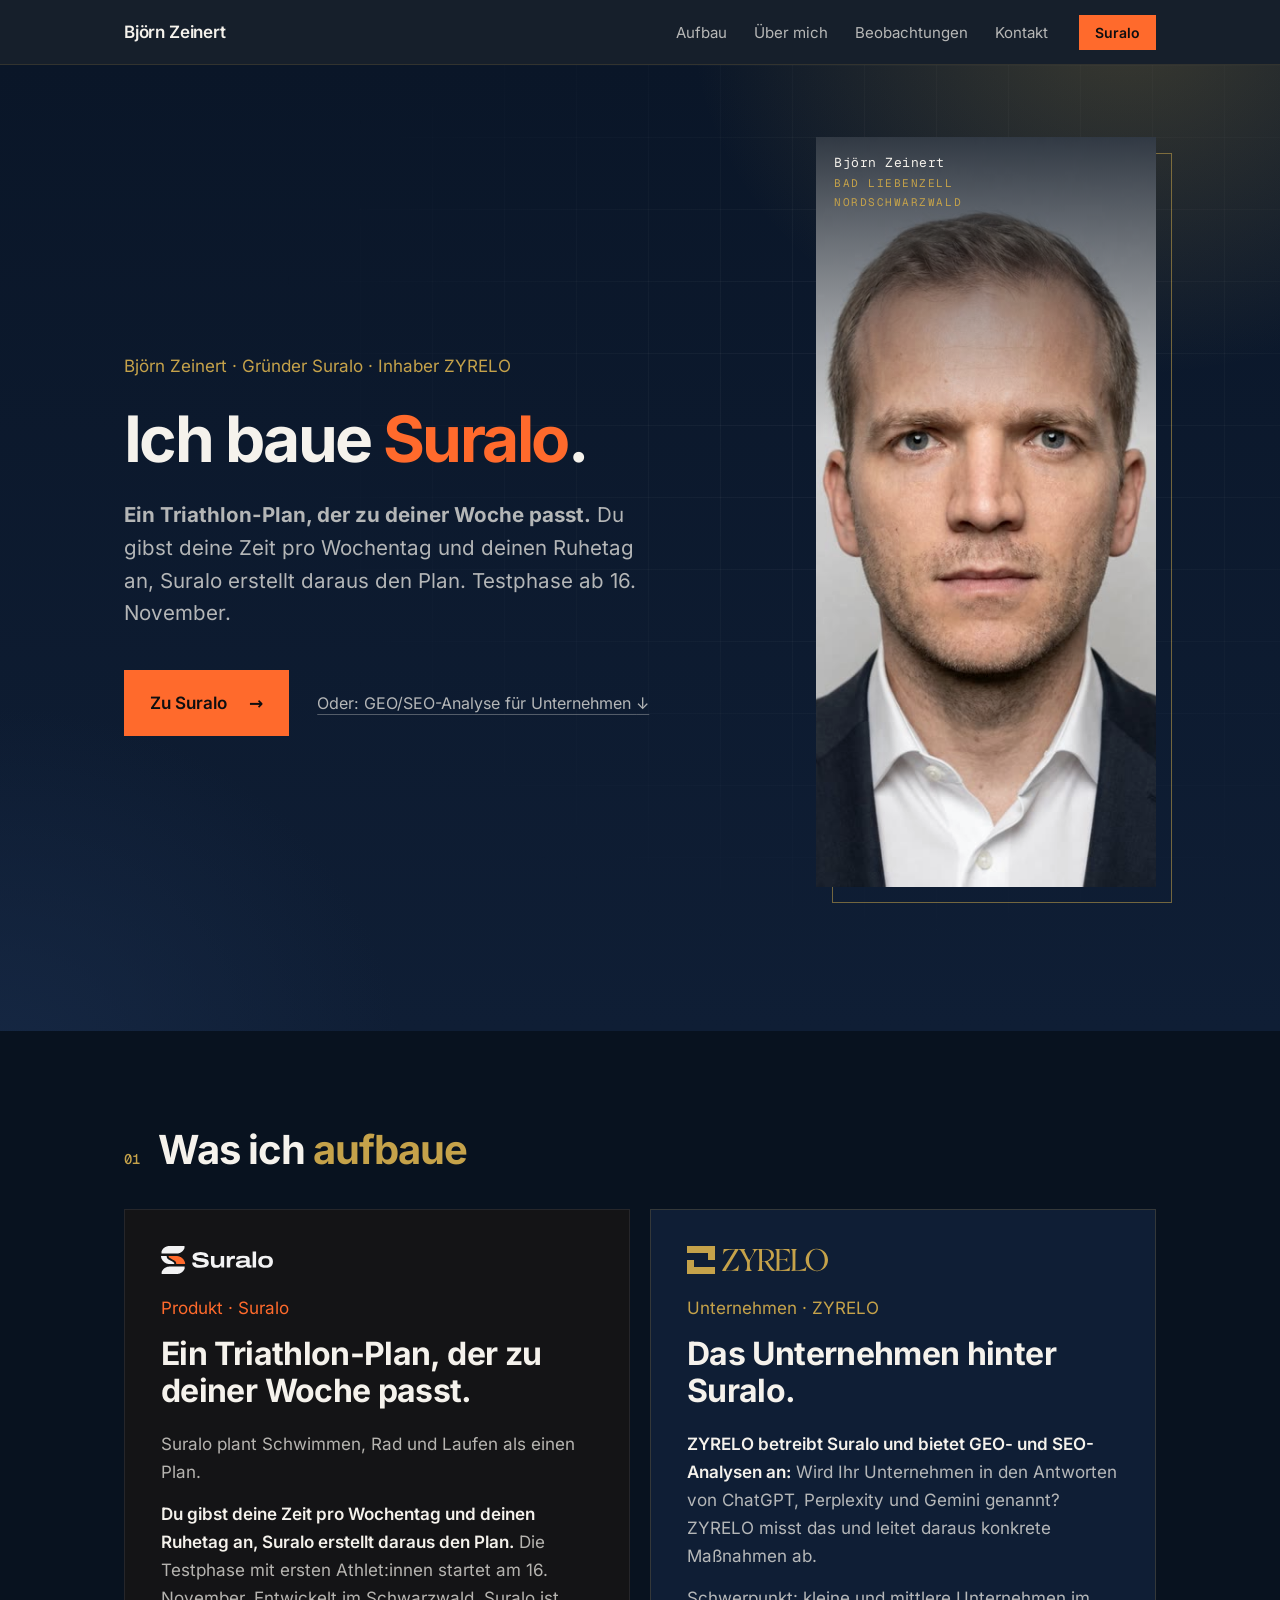
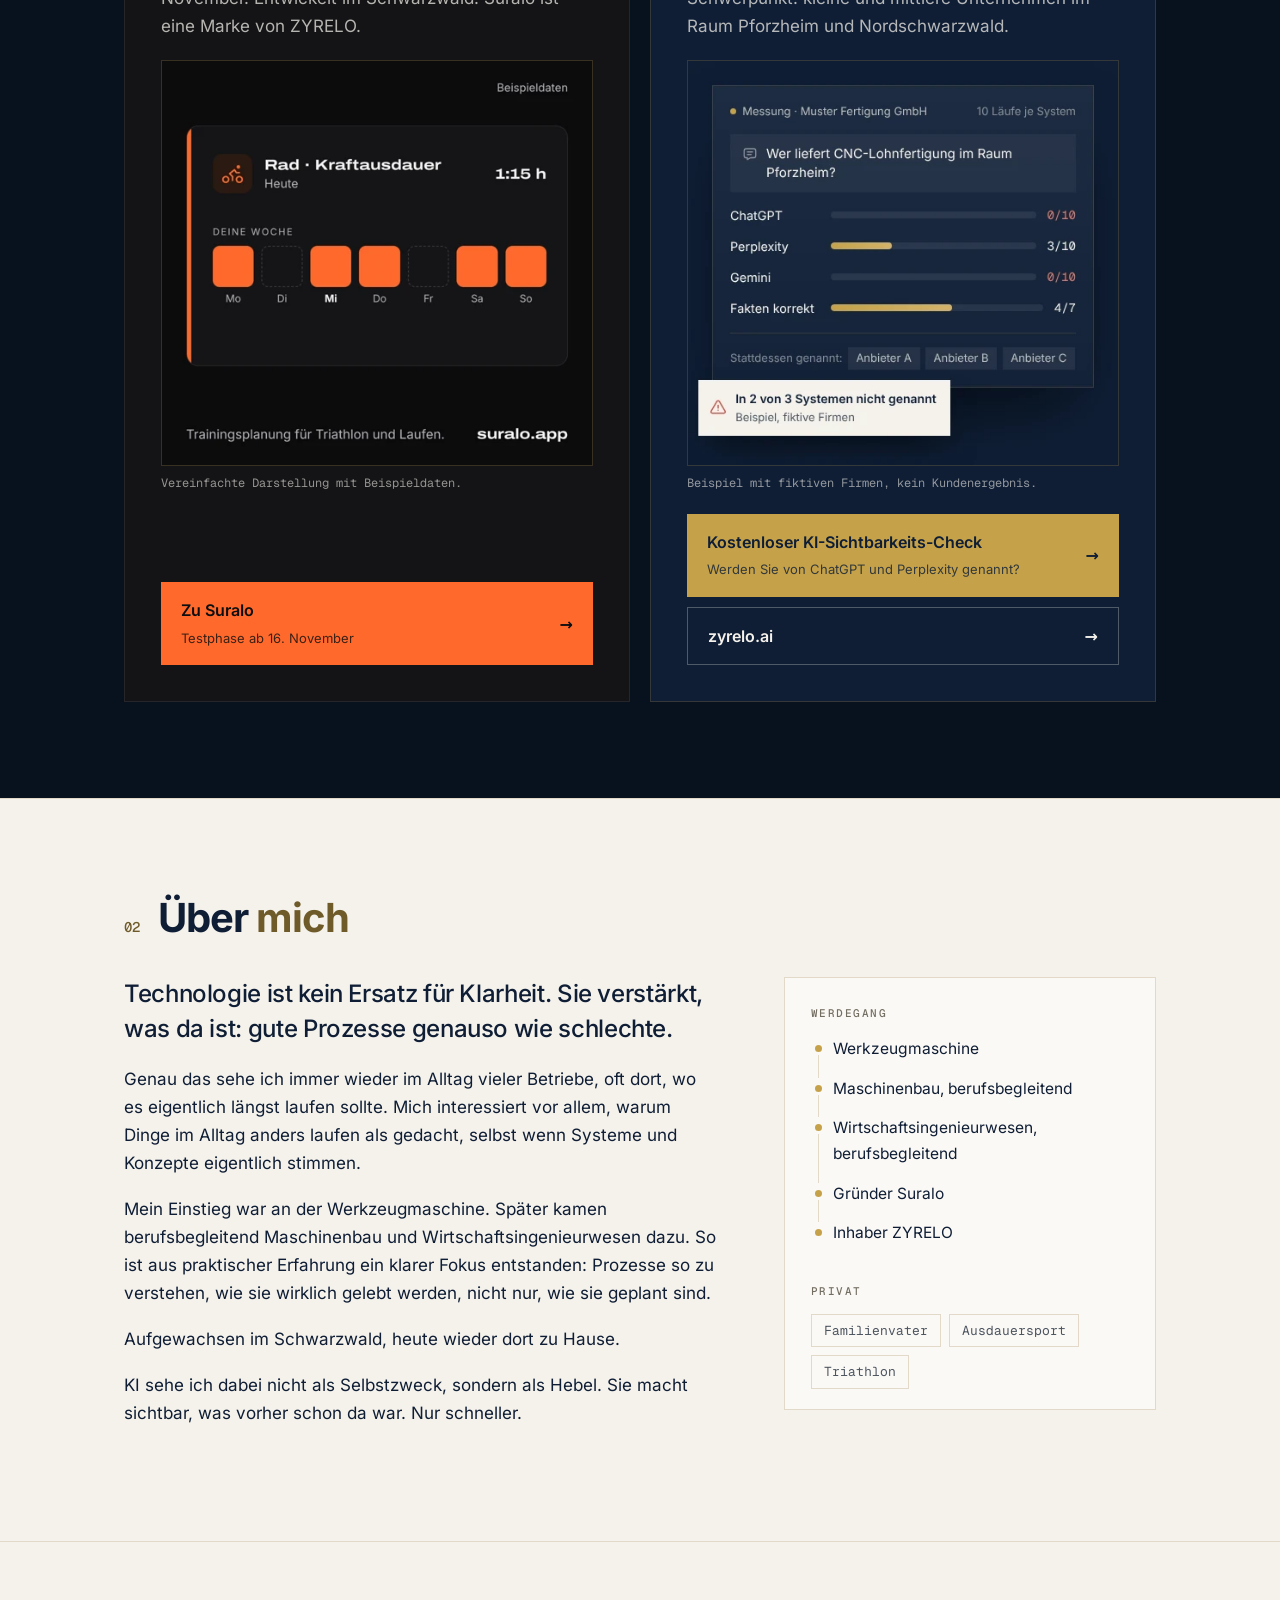
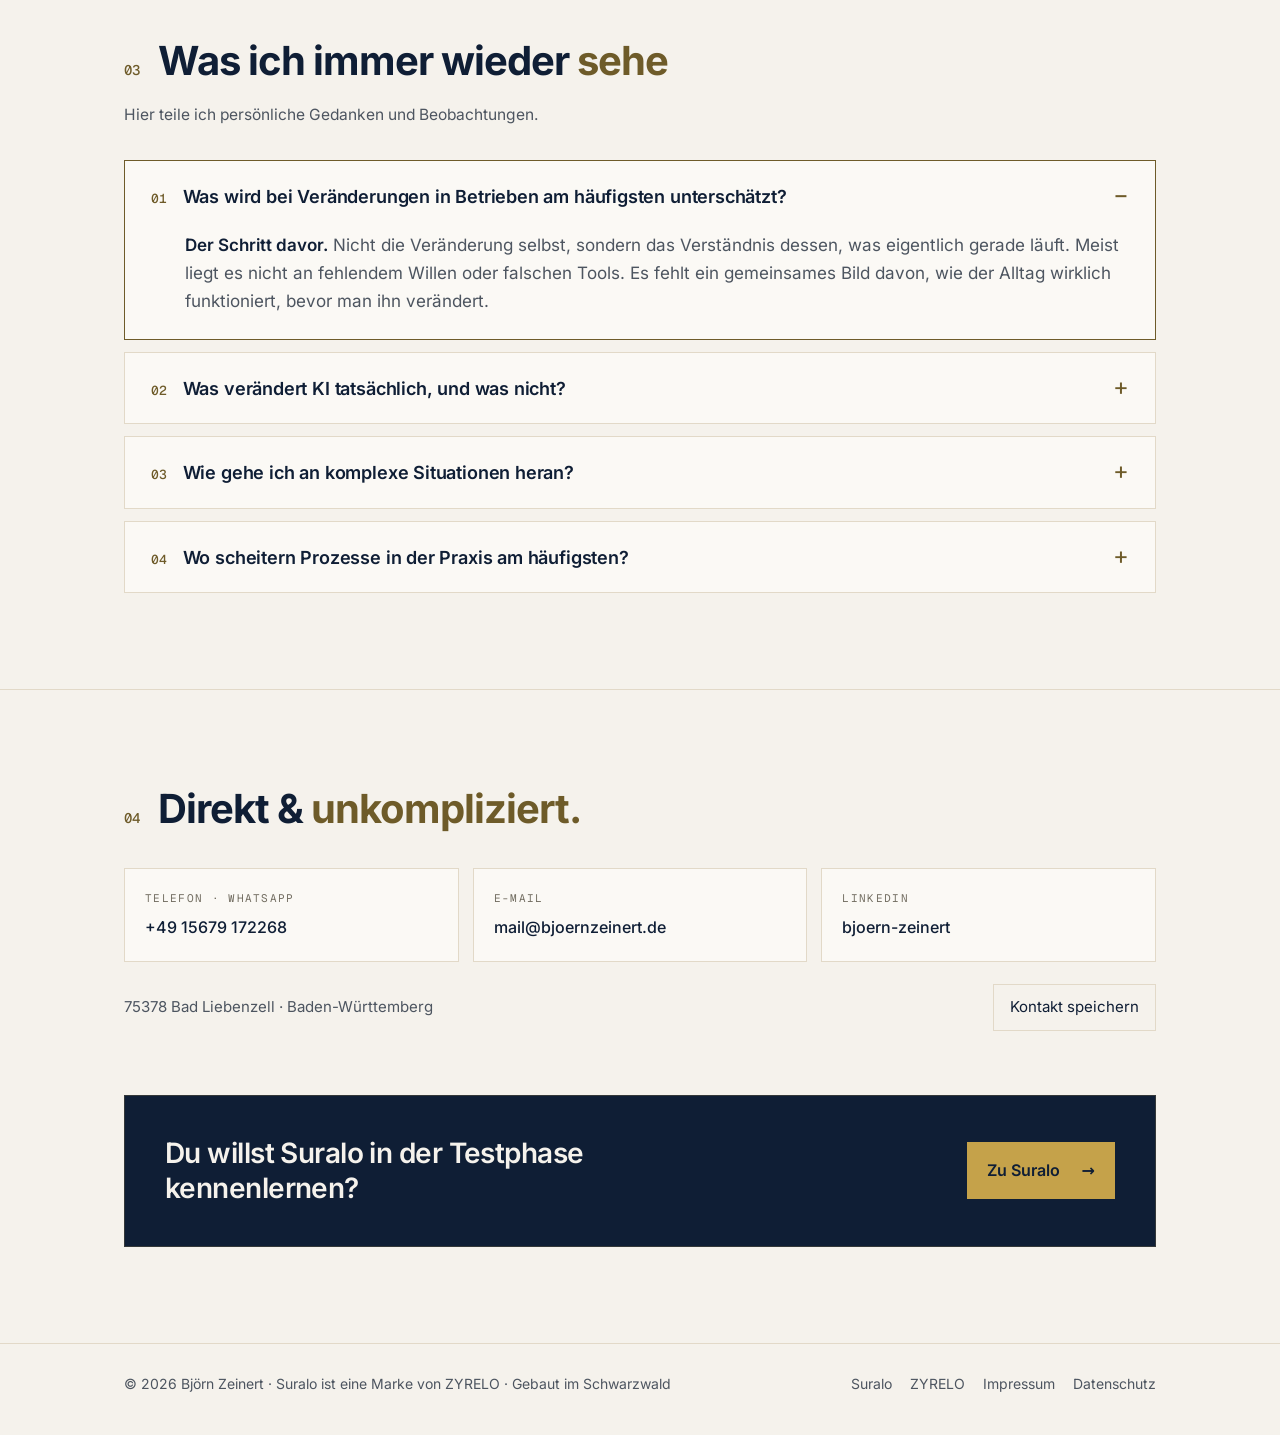
<file: index.html>
<!doctype html>
<html lang="de">
<head>
<meta charset="utf-8">
<meta name="viewport" content="width=device-width, initial-scale=1">
<title>Björn Zeinert · Prozesse, Menschen, Technologie · Bad Liebenzell</title>
<meta name="description" content="Björn Zeinert aus Bad Liebenzell: Prozesse, Menschen, Technologie. Gründer von Suralo (Trainingsplanung für Triathlon und Laufen) und Inhaber von ZYRELO (GEO/SEO-Analysen für den Mittelstand).">
<link rel="canonical" href="https://about.bjoernzeinert.de/">
<link rel="preload" href="/fonts/inter-latin-var.woff2" as="font" type="font/woff2" crossorigin>
<meta property="og:type" content="profile">
<meta property="og:title" content="Björn Zeinert · Prozesse, Menschen, Technologie">
<meta property="og:description" content="Persönliche Seite von Björn Zeinert, Bad Liebenzell. Gründer von Suralo und Inhaber von ZYRELO.">
<meta property="og:url" content="https://about.bjoernzeinert.de/">
<meta property="og:image" content="https://about.bjoernzeinert.de/portrait.jpg">
<meta name="theme-color" content="#F5F2EC" media="(prefers-color-scheme: light)">
<meta name="theme-color" content="#0A1628" media="(prefers-color-scheme: dark)">
<script type="application/ld+json">
{
  "@context": "https://schema.org",
  "@type": "Person",
  "@id": "https://about.bjoernzeinert.de/#person",
  "name": "Björn Zeinert",
  "url": "https://about.bjoernzeinert.de/",
  "image": "https://about.bjoernzeinert.de/portrait.jpg",
  "jobTitle": "Gründer Suralo, Inhaber ZYRELO",
  "address": {
    "@type": "PostalAddress",
    "addressLocality": "Bad Liebenzell",
    "postalCode": "75378",
    "addressRegion": "Baden-Württemberg",
    "addressCountry": "DE"
  },
  "worksFor": {
    "@type": "Organization",
    "name": "ZYRELO",
    "url": "https://zyrelo.ai",
    "description": "ZYRELO ist das Unternehmen hinter Suralo, der Trainingsplanung für Triathlon und Laufen, und bietet GEO- und SEO-Analysen für Unternehmen im Raum Pforzheim und Nordschwarzwald an."
  },
  "knowsAbout": ["Trainingsplanung", "Triathlon", "KI-Sichtbarkeit", "Generative Engine Optimization", "SEO"],
  "sameAs": [
    "https://www.linkedin.com/in/bjoern-zeinert",
    "https://zyrelo.ai",
    "https://suralo.app"
  ]
}
</script>
<script>document.documentElement.classList.add("js")</script>
<link rel="stylesheet" href="/assets/site.css">
<link rel="stylesheet" href="/assets/home.css">
</head>
<body>
<a class="skip" href="#inhalt">Zum Inhalt springen</a>

<header class="top">
  <div class="wrap">
    <a class="brand" href="/">Björn Zeinert</a>
    <nav aria-label="Hauptnavigation">
      <a class="hide-sm" href="/#projekte">Aufbau</a>
      <a class="hide-sm" href="/#ueber">Über mich</a>
      <a class="hide-sm" href="/#beobachtungen">Beobachtungen</a>
      <a class="hide-sm" href="/#kontakt">Kontakt</a>
      <a class="nav-cta nav-sur" href="https://suralo.app/?utm_source=about&amp;utm_medium=landing&amp;utm_content=header">Suralo</a>
    </nav>
  </div>
</header>

<main id="inhalt">
  <div class="hero" id="top">
    <div class="wrap hero-grid">
      <div class="hero-copy">
        <p class="eyebrow rv">Björn Zeinert · Gründer Suralo · Inhaber ZYRELO</p>
        <h1 class="rv">Ich baue <em class="sur">Suralo</em>.</h1>
        <p class="lede rv"><strong>Ein Triathlon-Plan, der zu deiner Woche passt.</strong> Du gibst deine Zeit pro Wochentag und deinen Ruhetag an, Suralo erstellt daraus den Plan. Testphase ab 16. November.</p>
        <div class="cta-row rv">
          <a class="btn btn-gold btn-sur" href="https://suralo.app/?utm_source=about&amp;utm_medium=landing&amp;utm_content=hero"><span>Zu Suralo</span><span class="arr" aria-hidden="true">→</span></a>
          <a class="link-quiet" href="#zyrelo">Oder: GEO/SEO-Analyse für Unternehmen <span aria-hidden="true">↓</span></a>
        </div>
      </div>
      <div class="visual rv">
        <figure class="portrait">
          <img src="portrait.jpg" alt="Björn Zeinert" width="600" height="750" fetchpriority="high">
          <figcaption>Björn Zeinert<br><span>Bad Liebenzell<br>Nordschwarzwald</span></figcaption>
        </figure>
      </div>
    </div>
  </div>

  <section id="projekte" class="band">
    <div class="wrap">
      <div class="sec-head rv"><span class="sec-num">01</span><h2>Was ich <em>aufbaue</em></h2></div>
      <div class="projects">
        <article class="project project-suralo rv" id="suralo">
          <div class="p-head">
            <img class="logo" src="img/suralo-logo-dunkel.svg" alt="Suralo" width="113" height="28">
            <p class="eyebrow">Produkt · Suralo</p>
            <h3>Ein Triathlon-Plan, der zu deiner Woche passt.</h3>
          </div>
          <div class="p-text">
            <p>Suralo plant Schwimmen, Rad und Laufen als einen Plan.</p>
            <p><strong>Du gibst deine Zeit pro Wochentag und deinen Ruhetag an, Suralo erstellt daraus den Plan.</strong> Die Testphase mit ersten Athlet:innen startet am 16. November. Entwickelt im Schwarzwald. Suralo ist eine Marke von ZYRELO.</p>
          </div>
          <figure class="shot">
            <img src="img/suralo-karte-woche-500.webp" srcset="img/suralo-karte-woche-500.webp 500w, img/suralo-karte-woche-1000.webp 1000w" sizes="(min-width:900px) 460px, 90vw" width="1000" height="940" loading="lazy" alt="Suralo, Karte Einheit des Tages und Wochenübersicht mit Ruhetagen; Beispieldaten">
            <figcaption>Vereinfachte Darstellung mit Beispieldaten.</figcaption>
          </figure>
          <div class="btns">
            <a class="btn btn-primary" href="https://suralo.app/?utm_source=about&amp;utm_medium=landing&amp;utm_content=projektkarte"><span>Zu Suralo<br><small>Testphase ab 16. November</small></span><span aria-hidden="true">→</span></a>
          </div>
        </article>
        <article class="project project-zyrelo rv" id="zyrelo">
          <div class="p-head">
            <img class="logo" src="img/zyrelo-lockup-gold-dunkelgrund.svg" alt="ZYRELO" width="141" height="28">
            <p class="eyebrow">Unternehmen · ZYRELO</p>
            <h3>Das Unternehmen hinter Suralo.</h3>
          </div>
          <div class="p-text">
            <p><strong>ZYRELO betreibt Suralo und bietet GEO- und SEO-Analysen an:</strong> Wird Ihr Unternehmen in den Antworten von ChatGPT, Perplexity und Gemini genannt? ZYRELO misst das und leitet daraus konkrete Maßnahmen ab.</p>
            <p>Schwerpunkt: kleine und mittlere Unternehmen im Raum Pforzheim und Nordschwarzwald.</p>
          </div>
          <figure class="shot">
            <img src="img/zyrelo-messkarte-beispiel-dunkel-500.webp" srcset="img/zyrelo-messkarte-beispiel-dunkel-500.webp 500w, img/zyrelo-messkarte-beispiel-dunkel-1000.webp 1000w" sizes="(min-width:900px) 460px, 90vw" width="1000" height="940" loading="lazy" alt="Beispiel-Messung Muster Fertigung GmbH: ChatGPT 0/10, Perplexity 3/10, Gemini 0/10; Beispiel, fiktive Firmen">
            <figcaption>Beispiel mit fiktiven Firmen, kein Kundenergebnis.</figcaption>
          </figure>
          <div class="btns">
            <a class="btn btn-primary" href="https://zyrelo.ai/check/?utm_source=about&amp;utm_medium=landing&amp;utm_content=projektkarte"><span>Kostenloser KI-Sichtbarkeits-Check<br><small>Werden Sie von ChatGPT und Perplexity genannt?</small></span><span aria-hidden="true">→</span></a>
            <a class="btn btn-ghost" href="https://zyrelo.ai/?utm_source=about&amp;utm_medium=landing&amp;utm_content=projektkarte">zyrelo.ai <span aria-hidden="true">→</span></a>
          </div>
        </article>
      </div>
    </div>
  </section>

  <section id="ueber">
    <div class="wrap">
      <div class="sec-head rv"><span class="sec-num">02</span><h2>Über <em>mich</em></h2></div>
      <div class="about">
        <div class="about-text rv">
          <p class="lead">Technologie ist kein Ersatz für Klarheit. Sie verstärkt, was da ist: gute Prozesse genauso wie schlechte.</p>
          <p>Genau das sehe ich immer wieder im Alltag vieler Betriebe, oft dort, wo es eigentlich längst laufen sollte. Mich interessiert vor allem, warum Dinge im Alltag anders laufen als gedacht, selbst wenn Systeme und Konzepte eigentlich stimmen.</p>
          <p>Mein Einstieg war an der Werkzeugmaschine. Später kamen berufsbegleitend Maschinenbau und Wirtschaftsingenieurwesen dazu. So ist aus praktischer Erfahrung ein klarer Fokus entstanden: Prozesse so zu verstehen, wie sie wirklich gelebt werden, nicht nur, wie sie geplant sind.</p>
          <p>Aufgewachsen im Schwarzwald, heute wieder dort zu Hause.</p>
          <p>KI sehe ich dabei nicht als Selbstzweck, sondern als Hebel. Sie macht sichtbar, was vorher schon da war. Nur schneller.</p>
        </div>
        <aside class="facts rv" aria-label="Kurzprofil">
          <h3>Werdegang</h3>
          <ul class="path">
            <li>Werkzeugmaschine</li>
            <li>Maschinenbau, berufsbegleitend</li>
            <li>Wirtschaftsingenieurwesen, berufsbegleitend</li>
            <li>Gründer Suralo</li>
            <li>Inhaber ZYRELO</li>
          </ul>
          <h3>Privat</h3>
          <ul class="tags"><li>Familienvater</li><li>Ausdauersport</li><li>Triathlon</li></ul>
        </aside>
      </div>
    </div>
  </section>

  <section id="beobachtungen">
    <div class="wrap">
      <div class="sec-head rv"><span class="sec-num">03</span><h2>Was ich immer wieder <em>sehe</em></h2></div>
      <p class="intro-note rv">Hier teile ich persönliche Gedanken und Beobachtungen.</p>
      <div class="obs rv">
        <details open>
          <summary><span class="n">01</span><span>Was wird bei Veränderungen in Betrieben am häufigsten unterschätzt?</span></summary>
          <p><b>Der Schritt davor.</b> Nicht die Veränderung selbst, sondern das Verständnis dessen, was eigentlich gerade läuft. Meist liegt es nicht an fehlendem Willen oder falschen Tools. Es fehlt ein gemeinsames Bild davon, wie der Alltag wirklich funktioniert, bevor man ihn verändert.</p>
        </details>
        <details>
          <summary><span class="n">02</span><span>Was verändert KI tatsächlich, und was nicht?</span></summary>
          <p>Interessant wird es dort, wo KI auf klare Abläufe trifft. Dann kann sie wirklich beschleunigen. Wo Unklarheit herrscht, macht sie diese sichtbarer, nicht kleiner. <b>Was sich nicht verändert:</b> die Notwendigkeit zu verstehen, warum etwas so läuft, wie es läuft.</p>
        </details>
        <details>
          <summary><span class="n">03</span><span>Wie gehe ich an komplexe Situationen heran?</span></summary>
          <p>Ich fange mit dem an, was ich beobachte, nicht mit dem, was erklärt wird. Beides ist wertvoll, aber es ist selten dasselbe. <b>Komplexität löst sich oft nicht durch mehr Analyse,</b> sondern durch das richtige Bild der Realität.</p>
        </details>
        <details>
          <summary><span class="n">04</span><span>Wo scheitern Prozesse in der Praxis am häufigsten?</span></summary>
          <p>Meist nicht dort, wo man sucht. Auf dem Papier stimmt vieles: Verantwortlichkeiten, Systeme, Abläufe. Im Betrieb laufen dieselben Dinge dann trotzdem anders. <b>Der Abstand zwischen geplantem und gelebtem Prozess</b> ist fast immer größer als gedacht.</p>
        </details>
      </div>
      
    </div>
  </section>

  <section id="kontakt">
    <div class="wrap">
      <div class="sec-head rv"><span class="sec-num">04</span><h2>Direkt &amp; <em>unkompliziert.</em></h2></div>
      <div class="contact-grid">
        <a class="c" href="tel:+4915679172268"><span>Telefon · WhatsApp</span><b>+49 15679 172268</b></a>
        <a class="c" href="mailto:mail@bjoernzeinert.de"><span>E-Mail</span><b>mail@bjoernzeinert.de</b></a>
        <a class="c" href="https://www.linkedin.com/in/bjoern-zeinert"><span>LinkedIn</span><b>bjoern-zeinert</b></a>
      </div>
      <div class="contact-foot">
        <span>75378 Bad Liebenzell · Baden-Württemberg</span>
        <button class="vcard" type="button" id="vcard">Kontakt speichern</button>
      </div>
      <div class="end-cta rv">
        <p>Du willst Suralo in der Testphase kennenlernen?</p>
        <a class="btn btn-solid" href="https://suralo.app/?utm_source=about&amp;utm_medium=landing&amp;utm_content=ende"><span>Zu Suralo</span><span class="arr" aria-hidden="true">→</span></a>
      </div>
    </div>
  </section>
</main>

<footer>
  <div class="wrap">
    <span>© <span id="y">2026</span> Björn Zeinert · Suralo ist eine Marke von ZYRELO · Gebaut im Schwarzwald</span>
    <span><a href="https://suralo.app">Suralo</a><a href="https://zyrelo.ai">ZYRELO</a><a href="/impressum.html">Impressum</a><a href="/datenschutz.html">Datenschutz</a></span>
  </div>
</footer>

<script>
document.getElementById('y').textContent = new Date().getFullYear();
document.getElementById('vcard').addEventListener('click', function () {
  var v = [
    'BEGIN:VCARD','VERSION:3.0',
    'N:Zeinert;Björn;;;','FN:Björn Zeinert',
    'TEL;TYPE=CELL:+4915679172268',
    'EMAIL;TYPE=INTERNET:mail@bjoernzeinert.de',
    'ADR;TYPE=HOME:;;;Bad Liebenzell;Baden-Württemberg;75378;Deutschland',
    'URL:https://about.bjoernzeinert.de/',
    'X-SOCIALPROFILE;TYPE=linkedin:https://www.linkedin.com/in/bjoern-zeinert',
    'END:VCARD'
  ].join('\r\n');
  var a = document.createElement('a');
  a.href = URL.createObjectURL(new Blob([v], {type: 'text/vcard;charset=utf-8'}));
  a.download = 'bjoern-zeinert.vcf';
  document.body.appendChild(a); a.click(); a.remove();
});
</script>
<script>
(function(){
  var els=[].slice.call(document.querySelectorAll('.rv'));
  if(!('IntersectionObserver' in window)){els.forEach(function(e){e.classList.add('in')});return;}
  var io=new IntersectionObserver(function(entries){
    entries.forEach(function(en){ if(en.isIntersecting){ en.target.classList.add('in'); io.unobserve(en.target);} });
  },{rootMargin:'0px 0px -8% 0px',threshold:0.08});
  els.forEach(function(e,i){ e.style.transitionDelay=((i%4)*70)+'ms'; io.observe(e); });
})();
</script>
</body>
</html>
</file>
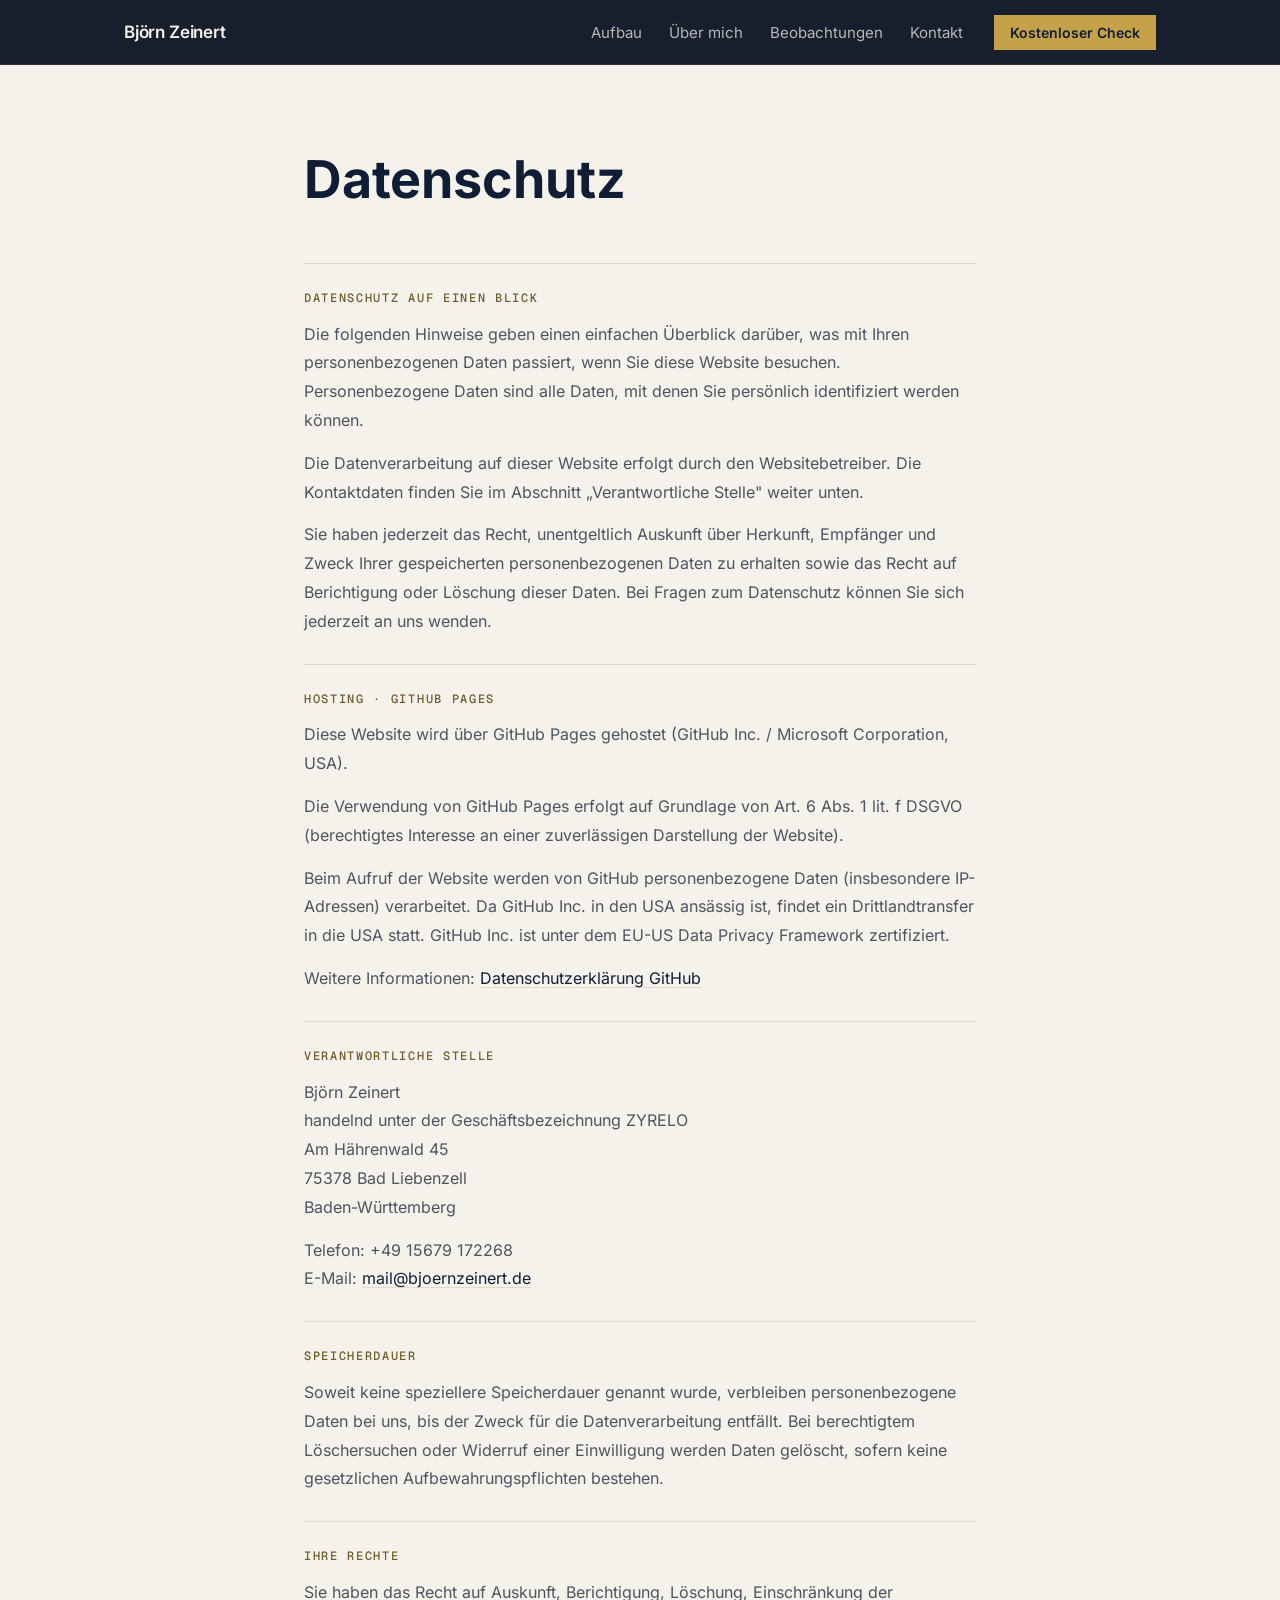
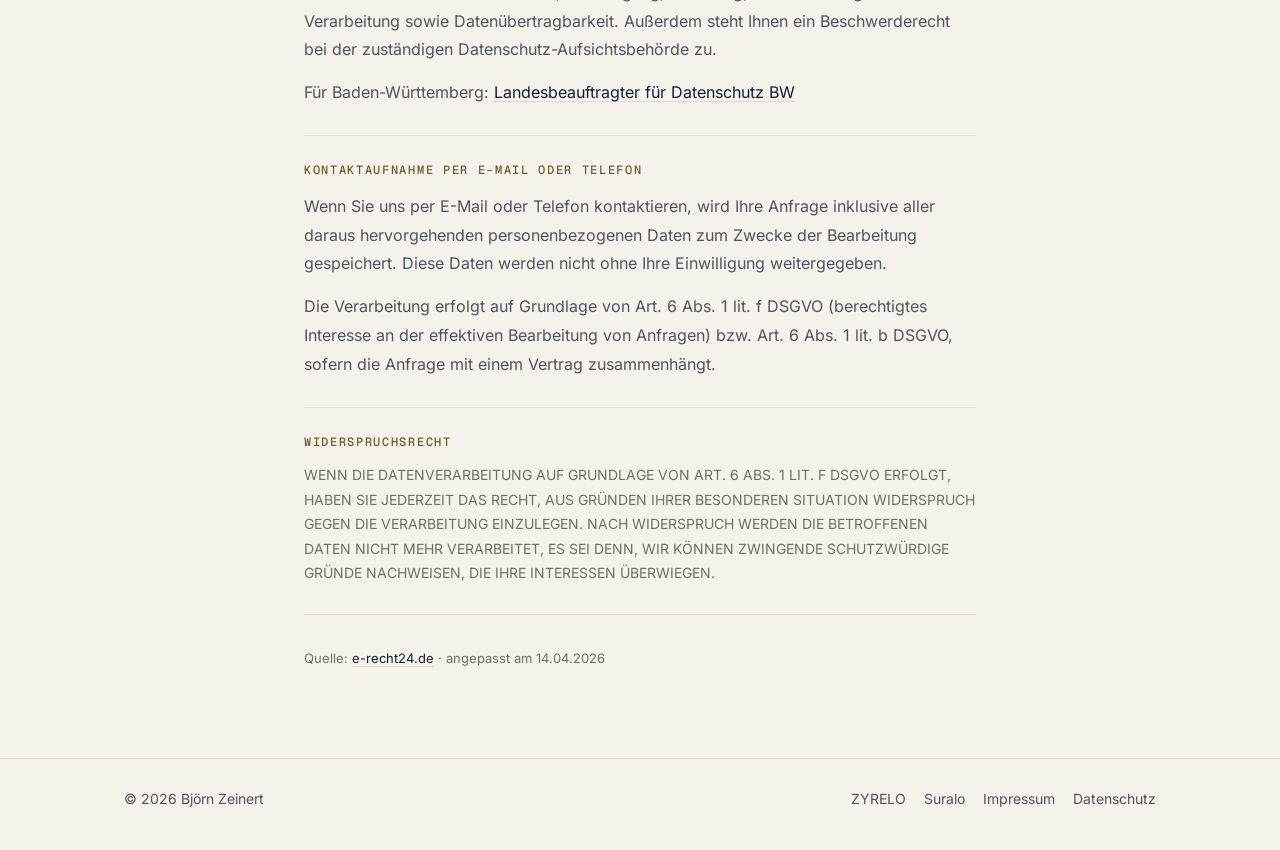
<file: datenschutz.html>
<!doctype html>
<html lang="de">
<head>
<meta charset="utf-8">
<meta name="viewport" content="width=device-width, initial-scale=1">
<title>Datenschutz · Björn Zeinert</title>
<meta name="description" content="Datenschutzerklärung der Website about.bjoernzeinert.de.">
<link rel="canonical" href="https://about.bjoernzeinert.de/datenschutz.html">
<meta name="theme-color" content="#F5F2EC" media="(prefers-color-scheme: light)">
<meta name="theme-color" content="#0A1628" media="(prefers-color-scheme: dark)">
<link rel="preload" href="/fonts/inter-latin-var.woff2" as="font" type="font/woff2" crossorigin>
<link rel="stylesheet" href="/assets/site.css">
<link rel="stylesheet" href="/assets/legal.css">
</head>
<body>
<a class="skip" href="#inhalt">Zum Inhalt springen</a>

<header class="top">
  <div class="wrap">
    <a class="brand" href="/">Björn Zeinert</a>
    <nav aria-label="Hauptnavigation">
      <a class="hide-sm" href="/#projekte">Aufbau</a>
      <a class="hide-sm" href="/#ueber">Über mich</a>
      <a class="hide-sm" href="/#beobachtungen">Beobachtungen</a>
      <a class="hide-sm" href="/#kontakt">Kontakt</a>
      <a class="nav-cta" href="https://zyrelo.ai/check/?utm_source=about&amp;utm_medium=landing&amp;utm_content=header">Kostenloser Check</a>
    </nav>
  </div>
</header>

<main id="inhalt">
  <div class="wrap legal">
    <h1>Datenschutz</h1>

    <section>
      <h2>Datenschutz auf einen Blick</h2>
      <p>Die folgenden Hinweise geben einen einfachen Überblick darüber, was mit Ihren personenbezogenen Daten passiert, wenn Sie diese Website besuchen. Personenbezogene Daten sind alle Daten, mit denen Sie persönlich identifiziert werden können.</p>
      <p>Die Datenverarbeitung auf dieser Website erfolgt durch den Websitebetreiber. Die Kontaktdaten finden Sie im Abschnitt „Verantwortliche Stelle" weiter unten.</p>
      <p>Sie haben jederzeit das Recht, unentgeltlich Auskunft über Herkunft, Empfänger und Zweck Ihrer gespeicherten personenbezogenen Daten zu erhalten sowie das Recht auf Berichtigung oder Löschung dieser Daten. Bei Fragen zum Datenschutz können Sie sich jederzeit an uns wenden.</p>
    </section>

    <section>
      <h2>Hosting · GitHub Pages</h2>
      <p>Diese Website wird über GitHub Pages gehostet (GitHub Inc. / Microsoft Corporation, USA).</p>
      <p>Die Verwendung von GitHub Pages erfolgt auf Grundlage von Art. 6 Abs. 1 lit. f DSGVO (berechtigtes Interesse an einer zuverlässigen Darstellung der Website).</p>
      <p>Beim Aufruf der Website werden von GitHub personenbezogene Daten (insbesondere IP-Adressen) verarbeitet. Da GitHub Inc. in den USA ansässig ist, findet ein Drittlandtransfer in die USA statt. GitHub Inc. ist unter dem EU-US Data Privacy Framework zertifiziert.</p>
      <p>Weitere Informationen: <a href="https://docs.github.com/en/site-policy/privacy-policies/github-general-privacy-statement" target="_blank" rel="noopener noreferrer">Datenschutzerklärung GitHub</a></p>
    </section>

    <section>
      <h2>Verantwortliche Stelle</h2>
      <p>Björn Zeinert<br>
      handelnd unter der Geschäftsbezeichnung ZYRELO<br>
      Am Hährenwald 45<br>
      75378 Bad Liebenzell<br>
      Baden-Württemberg</p>
      <p>Telefon: +49 15679 172268<br>
      E-Mail: <a href="mailto:mail@bjoernzeinert.de">mail@bjoernzeinert.de</a></p>
    </section>

    <section>
      <h2>Speicherdauer</h2>
      <p>Soweit keine speziellere Speicherdauer genannt wurde, verbleiben personenbezogene Daten bei uns, bis der Zweck für die Datenverarbeitung entfällt. Bei berechtigtem Löschersuchen oder Widerruf einer Einwilligung werden Daten gelöscht, sofern keine gesetzlichen Aufbewahrungspflichten bestehen.</p>
    </section>

    <section>
      <h2>Ihre Rechte</h2>
      <p>Sie haben das Recht auf Auskunft, Berichtigung, Löschung, Einschränkung der Verarbeitung sowie Datenübertragbarkeit. Außerdem steht Ihnen ein Beschwerderecht bei der zuständigen Datenschutz-Aufsichtsbehörde zu.</p>
      <p>Für Baden-Württemberg: <a href="https://www.baden-wuerttemberg.datenschutz.de" target="_blank" rel="noopener noreferrer">Landesbeauftragter für Datenschutz BW</a></p>
    </section>

    <section>
      <h2>Kontaktaufnahme per E-Mail oder Telefon</h2>
      <p>Wenn Sie uns per E-Mail oder Telefon kontaktieren, wird Ihre Anfrage inklusive aller daraus hervorgehenden personenbezogenen Daten zum Zwecke der Bearbeitung gespeichert. Diese Daten werden nicht ohne Ihre Einwilligung weitergegeben.</p>
      <p>Die Verarbeitung erfolgt auf Grundlage von Art. 6 Abs. 1 lit. f DSGVO (berechtigtes Interesse an der effektiven Bearbeitung von Anfragen) bzw. Art. 6 Abs. 1 lit. b DSGVO, sofern die Anfrage mit einem Vertrag zusammenhängt.</p>
    </section>

    <section>
      <h2>Widerspruchsrecht</h2>
      <p class="caps">WENN DIE DATENVERARBEITUNG AUF GRUNDLAGE VON ART. 6 ABS. 1 LIT. F DSGVO ERFOLGT, HABEN SIE JEDERZEIT DAS RECHT, AUS GRÜNDEN IHRER BESONDEREN SITUATION WIDERSPRUCH GEGEN DIE VERARBEITUNG EINZULEGEN. NACH WIDERSPRUCH WERDEN DIE BETROFFENEN DATEN NICHT MEHR VERARBEITET, ES SEI DENN, WIR KÖNNEN ZWINGENDE SCHUTZWÜRDIGE GRÜNDE NACHWEISEN, DIE IHRE INTERESSEN ÜBERWIEGEN.</p>
    </section>

    <p class="source">Quelle: <a href="https://www.e-recht24.de" target="_blank" rel="noopener noreferrer">e-recht24.de</a> · angepasst am 14.04.2026</p>
  </div>
</main>

<footer>
  <div class="wrap">
    <span>© <span id="y">2026</span> Björn Zeinert</span>
    <span><a href="https://zyrelo.ai">ZYRELO</a><a href="https://suralo.app">Suralo</a><a href="/impressum.html">Impressum</a><a href="/datenschutz.html">Datenschutz</a></span>
  </div>
</footer>

<script>document.getElementById('y').textContent = new Date().getFullYear();</script>
</body>
</html>
</file>
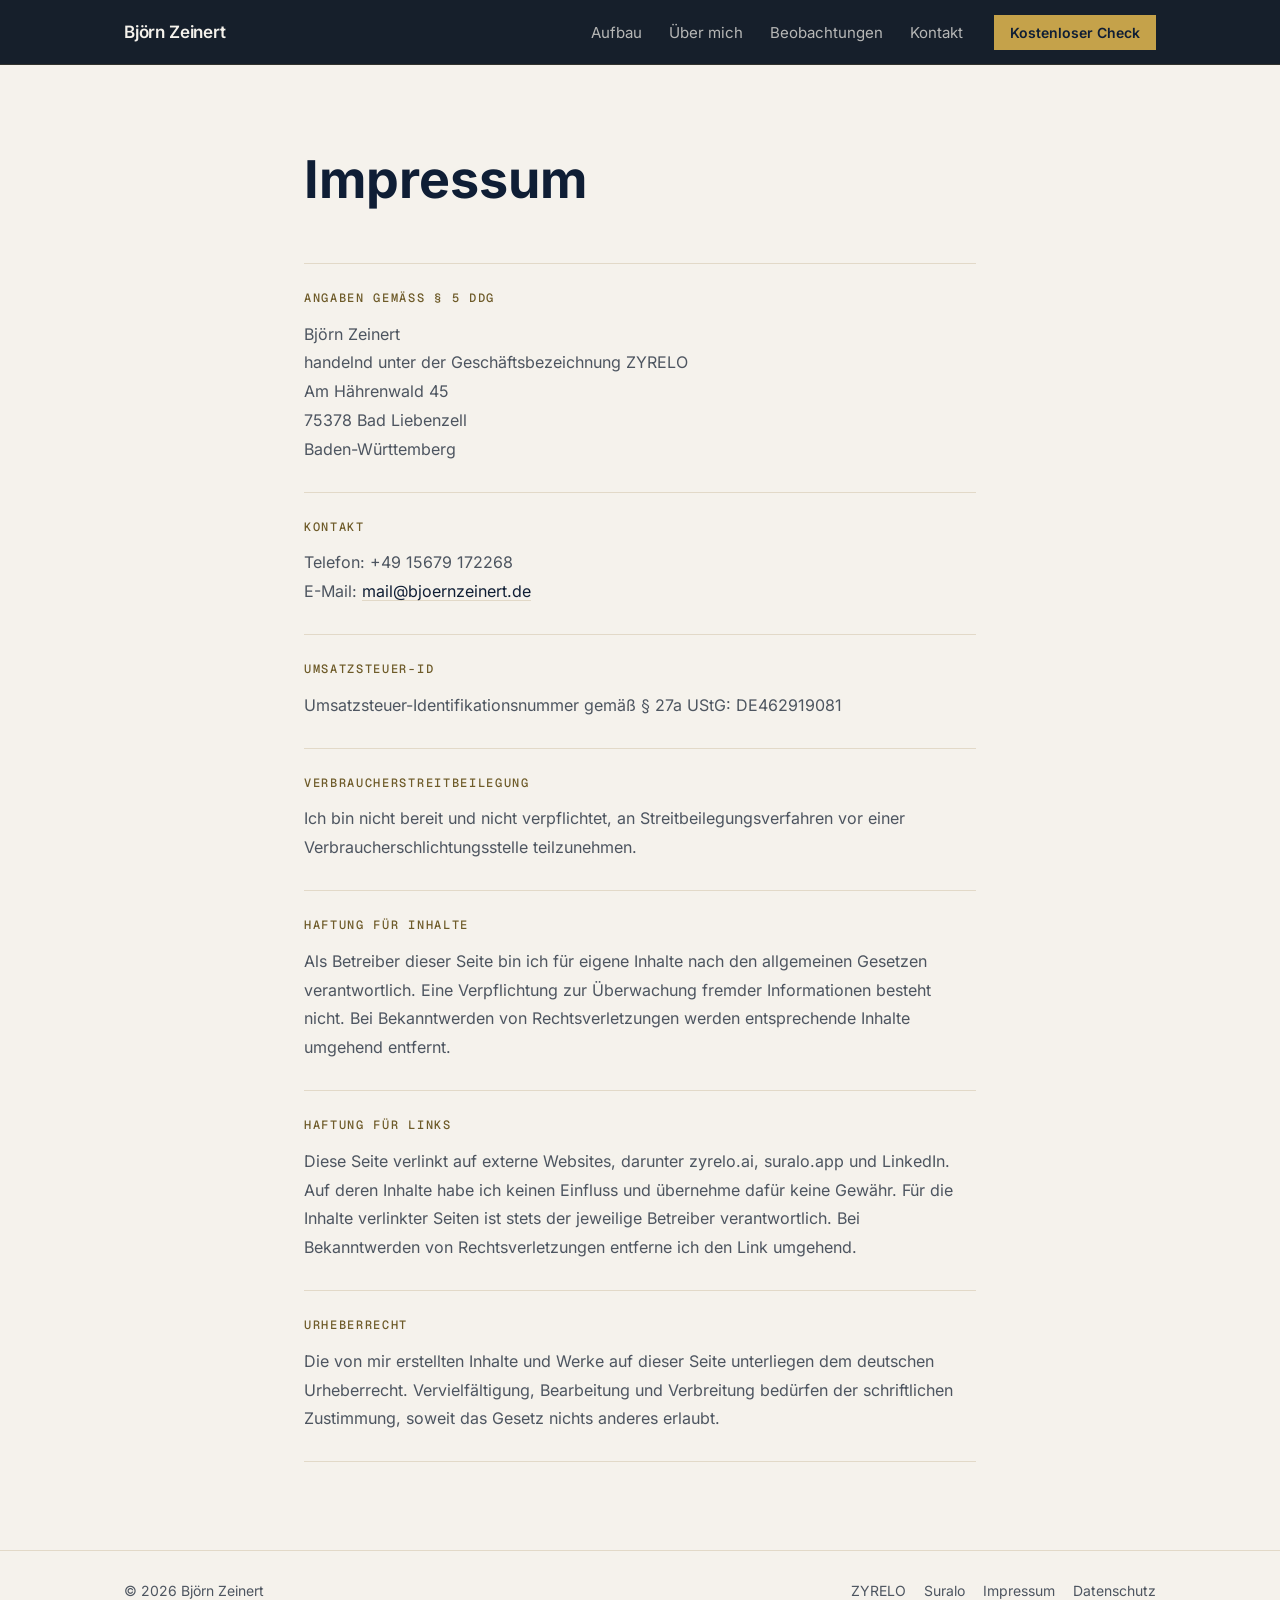
<file: impressum.html>
<!doctype html>
<html lang="de">
<head>
<meta charset="utf-8">
<meta name="viewport" content="width=device-width, initial-scale=1">
<title>Impressum · Björn Zeinert</title>
<meta name="description" content="Impressum von Björn Zeinert, Bad Liebenzell.">
<link rel="canonical" href="https://about.bjoernzeinert.de/impressum.html">
<meta name="theme-color" content="#F5F2EC" media="(prefers-color-scheme: light)">
<meta name="theme-color" content="#0A1628" media="(prefers-color-scheme: dark)">
<link rel="preload" href="/fonts/inter-latin-var.woff2" as="font" type="font/woff2" crossorigin>
<link rel="stylesheet" href="/assets/site.css">
<link rel="stylesheet" href="/assets/legal.css">
</head>
<body>
<a class="skip" href="#inhalt">Zum Inhalt springen</a>

<header class="top">
  <div class="wrap">
    <a class="brand" href="/">Björn Zeinert</a>
    <nav aria-label="Hauptnavigation">
      <a class="hide-sm" href="/#projekte">Aufbau</a>
      <a class="hide-sm" href="/#ueber">Über mich</a>
      <a class="hide-sm" href="/#beobachtungen">Beobachtungen</a>
      <a class="hide-sm" href="/#kontakt">Kontakt</a>
      <a class="nav-cta" href="https://zyrelo.ai/check/?utm_source=about&amp;utm_medium=landing&amp;utm_content=header">Kostenloser Check</a>
    </nav>
  </div>
</header>

<main id="inhalt">
  <div class="wrap legal">
    <h1>Impressum</h1>

    <section>
      <h2>Angaben gemäß § 5 DDG</h2>
      <p>Björn Zeinert<br>
      handelnd unter der Geschäftsbezeichnung ZYRELO<br>
      Am Hährenwald 45<br>
      75378 Bad Liebenzell<br>
      Baden-Württemberg</p>
    </section>

    <section>
      <h2>Kontakt</h2>
      <p>Telefon: +49 15679 172268<br>
      E-Mail: <a href="mailto:mail@bjoernzeinert.de">mail@bjoernzeinert.de</a></p>
    </section>

    <section>
      <h2>Umsatzsteuer-ID</h2>
      <p>Umsatzsteuer-Identifikationsnummer gemäß § 27a UStG: DE462919081</p>
    </section>

    <section>
      <h2>Verbraucherstreitbeilegung</h2>
      <p>Ich bin nicht bereit und nicht verpflichtet, an Streitbeilegungsverfahren vor einer Verbraucherschlichtungsstelle teilzunehmen.</p>
    </section>

    <section>
      <h2>Haftung für Inhalte</h2>
      <p>Als Betreiber dieser Seite bin ich für eigene Inhalte nach den allgemeinen Gesetzen verantwortlich. Eine Verpflichtung zur Überwachung fremder Informationen besteht nicht. Bei Bekanntwerden von Rechtsverletzungen werden entsprechende Inhalte umgehend entfernt.</p>
    </section>

    <section>
      <h2>Haftung für Links</h2>
      <p>Diese Seite verlinkt auf externe Websites, darunter zyrelo.ai, suralo.app und LinkedIn. Auf deren Inhalte habe ich keinen Einfluss und übernehme dafür keine Gewähr. Für die Inhalte verlinkter Seiten ist stets der jeweilige Betreiber verantwortlich. Bei Bekanntwerden von Rechtsverletzungen entferne ich den Link umgehend.</p>
    </section>

    <section>
      <h2>Urheberrecht</h2>
      <p>Die von mir erstellten Inhalte und Werke auf dieser Seite unterliegen dem deutschen Urheberrecht. Vervielfältigung, Bearbeitung und Verbreitung bedürfen der schriftlichen Zustimmung, soweit das Gesetz nichts anderes erlaubt.</p>
    </section>

  </div>
</main>

<footer>
  <div class="wrap">
    <span>© <span id="y">2026</span> Björn Zeinert</span>
    <span><a href="https://zyrelo.ai">ZYRELO</a><a href="https://suralo.app">Suralo</a><a href="/impressum.html">Impressum</a><a href="/datenschutz.html">Datenschutz</a></span>
  </div>
</footer>

<script>document.getElementById('y').textContent = new Date().getFullYear();</script>
</body>
</html>
</file>
<file: assets/site.css>
/* Gemeinsame Basis für alle Seiten von about.bjoernzeinert.de. ZYRELO Design Tokens 1.5.1 (playbook/brand/tokens/colors.css). */
@font-face{font-family:Inter;src:url(/fonts/inter-latin-var.woff2) format("woff2");font-weight:100 900;font-style:normal;font-display:swap}
@font-face{font-family:"Geist Mono";src:url(/fonts/geist-mono-latin-400.woff2) format("woff2");font-weight:400;font-display:swap}
@font-face{font-family:"Geist Mono";src:url(/fonts/geist-mono-latin-500.woff2) format("woff2");font-weight:500 600;font-display:swap}
:root{
  /* ZYRELO Design Tokens 1.5.1 (playbook/brand/tokens/colors.css), heller Modus */
  --navy:#0F1E35; --navy-hell:#162844; --gold:#C5A24A; --gold-dunkel:#6E5B29; --gold-hover:#D4B36A; --creme:#F5F2EC; --creme-alt:#EEE3CF;
  --grund:#F5F2EC; --karte:#FBF9F5; --linie:#E2D9C8; --tinte:#0F1E35; --tinte-2:#4D5560; --tinte-3:#736E62; --gold-text:#6E5B29;
  --nacht:#0F1E35; --nacht-linie:rgba(197,162,74,.2); --hell:#F5F2EC; --hell-2:rgba(245,242,236,.72);
  --text:"Inter",system-ui,-apple-system,"Segoe UI",sans-serif;
  --mono:"Geist Mono",ui-monospace,"SFMono-Regular",Menlo,monospace;
  --radius:0; --wrap:1080px;
}
@media (prefers-color-scheme: dark){
  :root{--grund:#0A1628; --karte:#102037; --linie:#22344F; --tinte:#F5F2EC; --tinte-2:#BDB7AA; --tinte-3:#8F897C; --gold-text:#D4B36A; --nacht:#08121F}
}
*{box-sizing:border-box}
html{scroll-behavior:smooth}
body{margin:0;background:var(--grund);color:var(--tinte);font:17px/1.65 var(--text);-webkit-font-smoothing:antialiased;text-rendering:optimizeLegibility}
a{color:inherit}
.wrap{max-width:var(--wrap);margin:0 auto;padding:0 24px}
.skip{position:absolute;left:-9999px}
.skip:focus{left:16px;top:16px;background:var(--tinte);color:var(--grund);padding:8px 12px;z-index:10}
:focus-visible{outline:2px solid var(--gold-text);outline-offset:3px}

/* Header */
header.top{position:sticky;top:0;z-index:5;background:rgba(8,18,31,.94);backdrop-filter:saturate(140%) blur(12px);-webkit-backdrop-filter:saturate(140%) blur(12px);border-bottom:1px solid rgba(197,162,74,.16);color:var(--hell)}
header.top .wrap{display:flex;align-items:center;justify-content:space-between;height:64px}
.brand{font-weight:600;font-size:17px;text-decoration:none;letter-spacing:-.01em;color:var(--hell)}
nav a{font-size:15px;color:var(--hell-2);text-decoration:none;margin-left:22px}
nav a:hover{color:var(--hell)}
nav a.nav-cta{padding:9px 16px;background:#C5A24A;color:#0F1E35;font-weight:600;font-size:14px;margin-left:26px;transition:background .15s ease}
nav a.nav-cta:hover{background:#D4B36A;color:#0F1E35}

/* Sections */
section{padding:72px 0;border-top:1px solid var(--linie)}
.sec-head{display:flex;align-items:baseline;gap:18px;margin-bottom:36px}
.sec-num{font-family:var(--mono);color:var(--gold-text);font-size:14px;font-weight:500}
h2{font-weight:700;font-size:clamp(28px,3.6vw,40px);line-height:1.15;margin:0;letter-spacing:-.025em}
h2 em{font-style:normal;color:var(--gold-text)}


/* Buttons */
.btn{display:inline-flex;align-items:center;justify-content:space-between;gap:14px;padding:15px 20px;text-decoration:none;font-weight:600;font-size:16px;transition:background .15s ease,transform .15s ease}
.btn:hover{transform:translateY(-1px)}
.btn small{font-weight:400;opacity:.8;font-size:13px}
.btn-ghost{border:1px solid color-mix(in srgb,var(--hell) 28%,transparent);color:var(--hell)}


/* Footer */
footer{border-top:1px solid var(--linie);padding:28px 0 40px;font-size:14px;color:var(--tinte-2)}
footer .wrap{display:flex;justify-content:space-between;flex-wrap:wrap;gap:12px}
footer a{color:var(--tinte-2);text-decoration:none;margin-left:18px}
footer a:first-child{margin-left:0}
footer a:hover{color:var(--tinte)}

@media (max-width:560px){
  body{font-size:16px}
  .wrap{padding:0 16px}
  nav a{margin-left:14px;font-size:14px}
  nav a.hide-sm{display:none}
  nav a.nav-cta{margin-left:0;padding:8px 12px}
  section{padding:56px 0}
}
@media (prefers-reduced-motion:reduce){*{transition:none!important;scroll-behavior:auto!important}}

nav a.nav-sur{background:#FF6A2C;color:#0E0E10}
nav a.nav-sur:hover{background:#FF8149;color:#0E0E10}
</file>
<file: assets/home.css>
/* Startseite: Landingpage */

/* Einblenden beim Scrollen (nur mit JS, ohne JS bleibt alles sichtbar) */
html.js .rv{opacity:0;transform:translateY(24px);transition:opacity .8s cubic-bezier(.2,.7,.2,1),transform .8s cubic-bezier(.2,.7,.2,1)}
html.js .rv.in{opacity:1;transform:none}

/* Hero (immer dunkel) */
.hero{position:relative;overflow:hidden;isolation:isolate;background:#08121F;color:var(--hell)}
.hero::before{content:"";position:absolute;inset:0;z-index:-2;background:
  radial-gradient(55% 60% at 88% -5%,rgba(197,162,74,.26),transparent 62%),
  radial-gradient(45% 55% at 0% 105%,rgba(22,40,68,.95),transparent 70%),
  linear-gradient(180deg,#0A1628,#0F1E35)}
.hero::after{content:"";position:absolute;inset:0;z-index:-1;pointer-events:none;
  background-image:linear-gradient(rgba(245,242,236,.045) 1px,transparent 1px),linear-gradient(90deg,rgba(245,242,236,.045) 1px,transparent 1px);
  background-size:72px 72px;
  -webkit-mask-image:radial-gradient(70% 80% at 72% 35%,#000 20%,transparent 75%);mask-image:radial-gradient(70% 80% at 72% 35%,#000 20%,transparent 75%)}
.hero-grid{display:grid;grid-template-columns:1.3fr 1fr;gap:72px;align-items:center;padding-top:72px;padding-bottom:80px}
.hero .eyebrow{color:#C5A24A;margin:0 0 26px}
.hero h1{font-weight:700;font-size:clamp(38px,5vw,70px);line-height:1.02;letter-spacing:-.04em;margin:0 0 28px;color:var(--hell)}
.hero h1 em{font-style:normal;color:#C5A24A;background:linear-gradient(95deg,#C5A24A 10%,#E8D08C 60%,#C5A24A);-webkit-background-clip:text;background-clip:text;-webkit-text-fill-color:transparent}
.lede{font-size:clamp(18px,1.6vw,21px);line-height:1.6;color:var(--hell-2);max-width:52ch;margin:0 0 40px}
.cta-row{display:flex;flex-wrap:wrap;align-items:center;gap:14px 28px}
.btn-gold{background:#C5A24A;color:#0F1E35;padding:19px 26px;font-size:17px;gap:22px;box-shadow:0 0 0 0 rgba(197,162,74,0)}
.btn-gold:hover{background:#D4B36A;box-shadow:0 18px 50px -14px rgba(197,162,74,.55)}
.btn .arr{transition:transform .2s ease}
.btn:hover .arr{transform:translateX(5px)}
.link-quiet{color:var(--hell-2);text-underline-offset:5px;text-decoration-color:rgba(245,242,236,.3);font-size:16px}
.link-quiet:hover{color:var(--hell);text-decoration-color:#C5A24A}
.micro{font-family:var(--mono);font-size:12px;letter-spacing:.04em;color:rgba(245,242,236,.5);margin:22px 0 0}

.visual{position:relative;justify-self:end;width:100%;max-width:340px;padding:0 0 64px 0}
.portrait{position:relative;margin:0}
.portrait::before{content:"";position:absolute;inset:0;border:1px solid rgba(197,162,74,.55);transform:translate(16px,16px);z-index:-1}
.portrait img{display:block;width:100%;aspect-ratio:1/1.05;object-fit:cover;filter:saturate(.85) contrast(1.04)}
.portrait::after{content:"";position:absolute;inset:0;background:linear-gradient(0deg,transparent 60%,rgba(8,18,31,.8));pointer-events:none}
.portrait figcaption{position:absolute;left:18px;top:16px;bottom:auto;z-index:1;font-family:var(--mono);font-size:13px;letter-spacing:.04em;color:var(--hell);line-height:1.5}
.portrait figcaption span{color:#C5A24A;font-size:11px;letter-spacing:.14em;text-transform:uppercase}
.float-card{position:absolute;right:-12%;bottom:0;width:72%;margin:0;animation:float 7s ease-in-out infinite}
.float-card img{display:block;width:100%;height:auto;border:1px solid rgba(197,162,74,.3);box-shadow:0 34px 70px -22px rgba(0,0,0,.75)}
.float-card figcaption{font-family:var(--mono);font-size:11px;color:rgba(245,242,236,.6);margin-top:8px}
@keyframes float{0%,100%{transform:translateY(0)}50%{transform:translateY(-10px)}}

/* Sections */
#vorgehen{border-top:none;padding-top:96px}
section{padding:96px 0}
.steps{display:grid;grid-template-columns:repeat(4,1fr);gap:16px}
.step{background:var(--karte);border:1px solid var(--linie);padding:28px 26px 30px;position:relative;overflow:hidden;transition:border-color .2s ease,transform .2s ease}
.step::before{content:"";position:absolute;left:0;top:0;width:0;height:2px;background:var(--gold);transition:width .35s ease}
.step:hover{border-color:var(--gold-text);transform:translateY(-3px)}
.step:hover::before{width:100%}
.step .n{font-family:var(--mono);color:var(--gold-text);font-size:13px;font-weight:500}
.step h3{font-size:22px;font-weight:700;letter-spacing:-.02em;margin:18px 0 10px}
.step p{margin:0;color:var(--tinte-2);font-size:15.5px;line-height:1.6}

/* Projekte (dunkles Band) */
.band{background:#08121F;color:var(--hell);border-top:none;border-bottom:none}
.band h2{color:var(--hell)}
.band .sec-num,.band h2 em{color:#C5A24A}
.projects{display:grid;grid-template-columns:1fr 1fr;gap:20px}
.project{padding:36px;display:flex;flex-direction:column;gap:20px;background:var(--nacht);color:var(--hell)}
.p-head,.p-text{display:flex;flex-direction:column;gap:14px}
.p-head{align-items:flex-start}
.project .eyebrow{margin:0;color:var(--p-accent)}
.project h3{font-weight:700;font-size:clamp(24px,2.8vw,32px);line-height:1.15;margin:0;color:var(--hell);letter-spacing:-.02em}
.project p{margin:0;color:var(--hell-2)}
.project p strong{color:var(--hell);font-weight:600}
.project .logo{display:block;height:28px;width:auto;margin-bottom:6px}
.project .shot{margin:0}
.project .shot img{display:block;width:100%;height:auto;border:1px solid var(--nacht-linie)}
.project .shot figcaption{font-family:var(--mono);font-size:12px;color:var(--hell-2);margin-top:8px;opacity:.8}
.project .btns{display:flex;flex-direction:column;gap:10px;align-self:end}
.project .btn-primary{background:var(--p-accent);color:var(--p-on)}
.project .btn-primary:hover{background:var(--p-hover)}
.project-zyrelo{--p-accent:#C5A24A;--p-hover:#D4B36A;--p-on:#0F1E35;background:#0F1E35;border:1px solid var(--nacht-linie)}
.project-suralo{--p-accent:#FF6A2C;--p-hover:#FF8149;--p-on:#0E0E10;background:#141416;border:1px solid #26262A}
.project-suralo .btn-ghost{border-color:#3A3A40}
.project{transition:transform .25s ease,border-color .25s ease}
.project:hover{transform:translateY(-4px)}
.project-zyrelo:hover{border-color:rgba(197,162,74,.55)}
.project-suralo:hover{border-color:rgba(255,106,44,.5)}

/* About */
.about{display:grid;grid-template-columns:1.6fr 1fr;gap:64px}
.about p{margin:0 0 18px;max-width:62ch}
.about p.lead{font-size:clamp(20px,2vw,24px);font-weight:500;letter-spacing:-.015em;line-height:1.45}
.facts{background:var(--karte);border:1px solid var(--linie);padding:26px 26px 20px;align-self:start}
.facts h3{font-family:var(--mono);font-size:11px;letter-spacing:.14em;text-transform:uppercase;color:var(--tinte-3);font-weight:500;margin:0 0 14px}
.path{list-style:none;margin:0 0 22px;padding:0}
.path li{position:relative;padding:0 0 14px 22px;font-size:15.5px}
.path li::before{content:"";position:absolute;left:4px;top:9px;width:7px;height:7px;border-radius:50%;background:var(--gold)}
.path li:not(:last-child)::after{content:"";position:absolute;left:7px;top:19px;bottom:-2px;width:1px;background:var(--linie)}
.tags{display:flex;flex-wrap:wrap;gap:8px;margin:0;padding:0;list-style:none}
.tags li{font-family:var(--mono);font-size:13px;padding:5px 12px;border:1px solid var(--linie);color:var(--tinte-2)}

/* Observations */
.intro-note{color:var(--tinte-2);margin:-18px 0 32px;font-size:15.5px}
.obs{display:grid;grid-template-columns:1fr;gap:12px}
.obs details{background:var(--karte);border:1px solid var(--linie);padding:0 26px;transition:border-color .2s ease}
.obs details:hover,.obs details[open]{border-color:var(--gold-text)}
.obs summary{cursor:pointer;list-style:none;display:flex;gap:16px;align-items:baseline;padding:22px 0;font-weight:600;font-size:18px;line-height:1.4;letter-spacing:-.01em}
.obs summary::-webkit-details-marker{display:none}
.obs summary::after{content:"+";margin-left:auto;color:var(--gold-text);font-size:24px;line-height:1;font-weight:400}
.obs details[open] summary::after{content:"\2212"}
.obs details p{padding:0 0 24px 34px}
.obs .n{font-family:var(--mono);color:var(--gold-text);font-size:13px;font-weight:500}
.obs p{margin:0;color:var(--tinte-2)}
.obs p b{color:var(--tinte);font-weight:600}
.nudge{margin:36px 0 0;font-size:19px;font-weight:500;letter-spacing:-.01em}
.nudge a{color:var(--gold-text);text-underline-offset:4px}

/* Kontakt */
.contact-grid{display:grid;grid-template-columns:repeat(3,1fr);gap:14px}
.c{display:block;padding:20px;border:1px solid var(--linie);text-decoration:none;background:var(--karte);transition:border-color .15s ease,transform .15s ease}
.c:hover{border-color:var(--gold-text);transform:translateY(-2px)}
.c span{display:block;font-family:var(--mono);font-size:11px;letter-spacing:.12em;text-transform:uppercase;color:var(--tinte-3);margin-bottom:6px}
.c b{font-weight:500;font-size:16px;word-break:break-word}
.contact-foot{display:flex;flex-wrap:wrap;justify-content:space-between;align-items:center;gap:16px;margin-top:22px;color:var(--tinte-2);font-size:15px}
.vcard{background:none;border:1px solid var(--linie);color:var(--tinte);font:inherit;font-size:15px;padding:10px 16px;cursor:pointer}
.vcard:hover{border-color:var(--gold-text)}
.end-cta{margin-top:64px;padding:40px;background:#0F1E35;color:var(--hell);display:flex;flex-wrap:wrap;gap:20px 32px;align-items:center;justify-content:space-between;border:1px solid var(--nacht-linie)}
.end-cta p{margin:0;font-size:clamp(20px,2.4vw,28px);font-weight:600;letter-spacing:-.02em;max-width:26ch;line-height:1.25}
.end-cta .btn-solid{background:#C5A24A;color:#0F1E35;gap:22px}
.end-cta .btn-solid:hover{background:#D4B36A}

@media (max-width:900px){
  .hero-grid{grid-template-columns:1fr;gap:56px;padding-top:64px;padding-bottom:72px}
  .visual{justify-self:start;max-width:340px;margin-left:0;padding-bottom:70px}
  .float-card{right:-4%;width:76%}
  section{padding:72px 0}
  .steps{grid-template-columns:1fr 1fr}
  .about,.projects{grid-template-columns:1fr;gap:36px}
  .projects{gap:20px}
  .project{padding:28px}
  .contact-grid{grid-template-columns:1fr 1fr}
}
@media (max-width:560px){
  .hero .eyebrow{font-size:11px}
  .steps{grid-template-columns:1fr}
  .contact-grid{grid-template-columns:1fr}
  .project{padding:24px}
  .obs details{padding:0 18px}
  .obs details p{padding-left:0}
  .end-cta{padding:28px}
  .btn-gold{width:100%}
}
@media (prefers-reduced-motion:reduce){.float-card{animation:none}html.js .rv{opacity:1;transform:none}}

/* Gleiche Zeilen in beiden Projekt-Karten (Kopf, Text, Bild, Knöpfe auf einer Linie) */
@media (min-width:901px){
  .projects{grid-template-rows:auto auto auto auto;row-gap:0}
  .project{display:grid;grid-row:span 4;grid-template-rows:subgrid;row-gap:20px}
}

.hero .hero-copy h1 em.sur{color:#FF6A2C!important;-webkit-text-fill-color:#FF6A2C;background:none}
.btn-sur{background:#FF6A2C;color:#0E0E10}
.btn-sur:hover{background:#FF8149;box-shadow:0 18px 50px -14px rgba(255,106,44,.55)}
</file>
<file: assets/legal.css>
/* Rechtsseiten (Impressum, Datenschutz) */
.legal{max-width:720px;padding-top:72px;padding-bottom:88px}
.legal h1{font-size:clamp(34px,5vw,52px);margin:0 0 40px}
.legal section{padding:28px 0;border-top:1px solid var(--linie)}
.legal section:last-of-type{border-bottom:1px solid var(--linie)}
.legal h2{font-family:var(--mono);font-size:12px;font-weight:500;letter-spacing:.14em;text-transform:uppercase;color:var(--gold-text);margin:0 0 14px}
.legal p{margin:0;color:var(--tinte-2);font-size:16px;line-height:1.8}
.legal p+p{margin-top:14px}
.legal a{color:var(--tinte);text-underline-offset:3px;text-decoration-color:var(--linie)}
.legal a:hover{color:var(--gold-text);text-decoration-color:var(--gold-text)}
.legal .note{font-size:14px;color:var(--tinte-3)}
.legal .caps{font-size:14px;color:var(--tinte-3);line-height:1.75}
.legal .source{margin-top:32px;font-size:13px;color:var(--tinte-3)}
@media (max-width:560px){.legal{padding-top:48px}}
</file>
